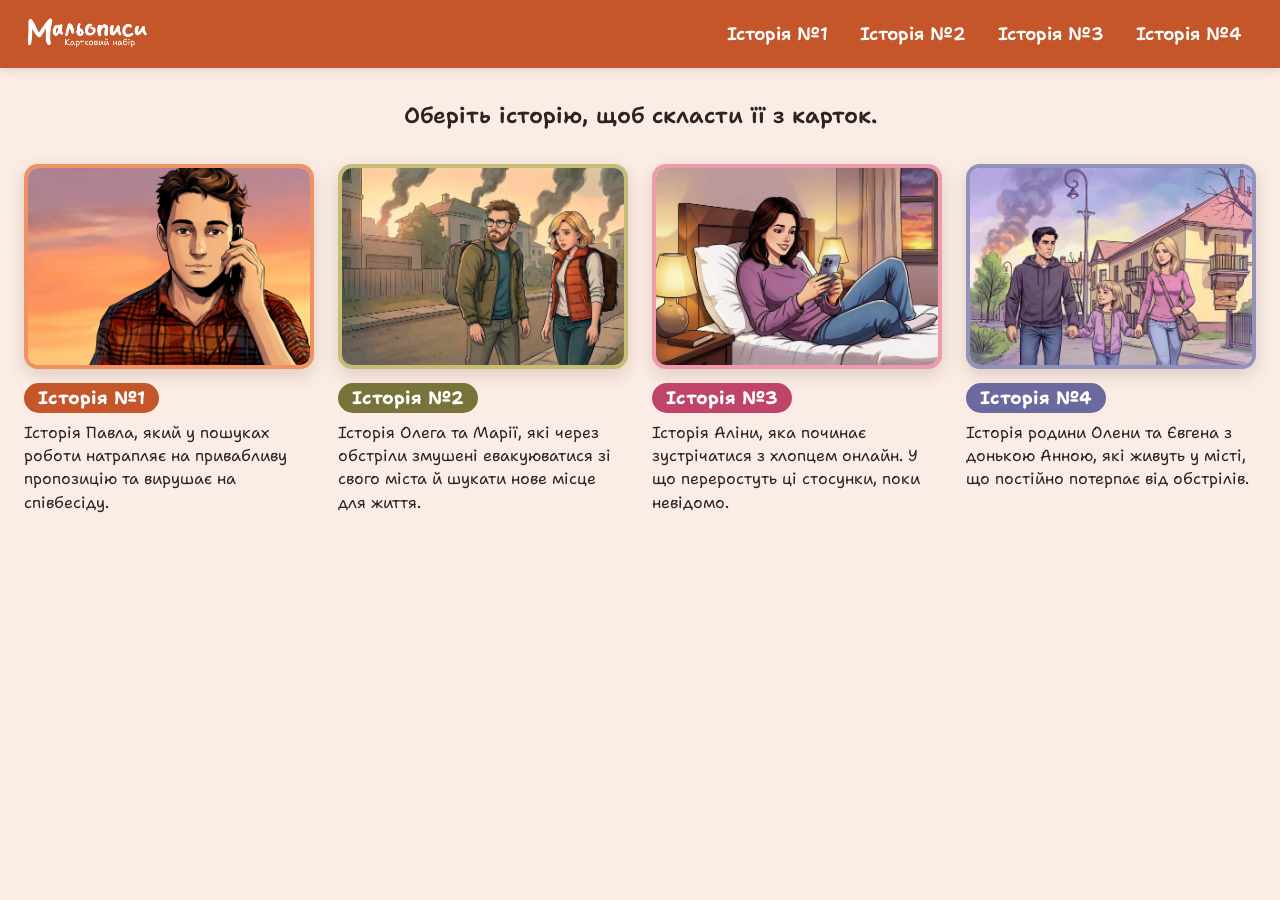
<file: index.html>
<!doctype html>
<html lang="uk">
<head>
<meta charset="utf-8">
<meta name="viewport" content="width=device-width, initial-scale=1">
<title>Мальописи — картковий набір</title>
<meta name="description" content="Мальописи — картковий набір. Складіть історію з карток.">
<link rel="icon" href="favicon.png">
<link rel="stylesheet" href="style.css">
</head>
<body data-page="home">
<header class="site-header" id="site-header"></header>
<main class="home">
  <h1 class="visually-hidden">Мальописи — картковий набір</h1>
  <p class="home__lead" id="home-lead"></p>
  <ul class="covers" id="covers"></ul>
</main>
<script src="data.js"></script>
<script src="app.js"></script>
</body>
</html>
</file>
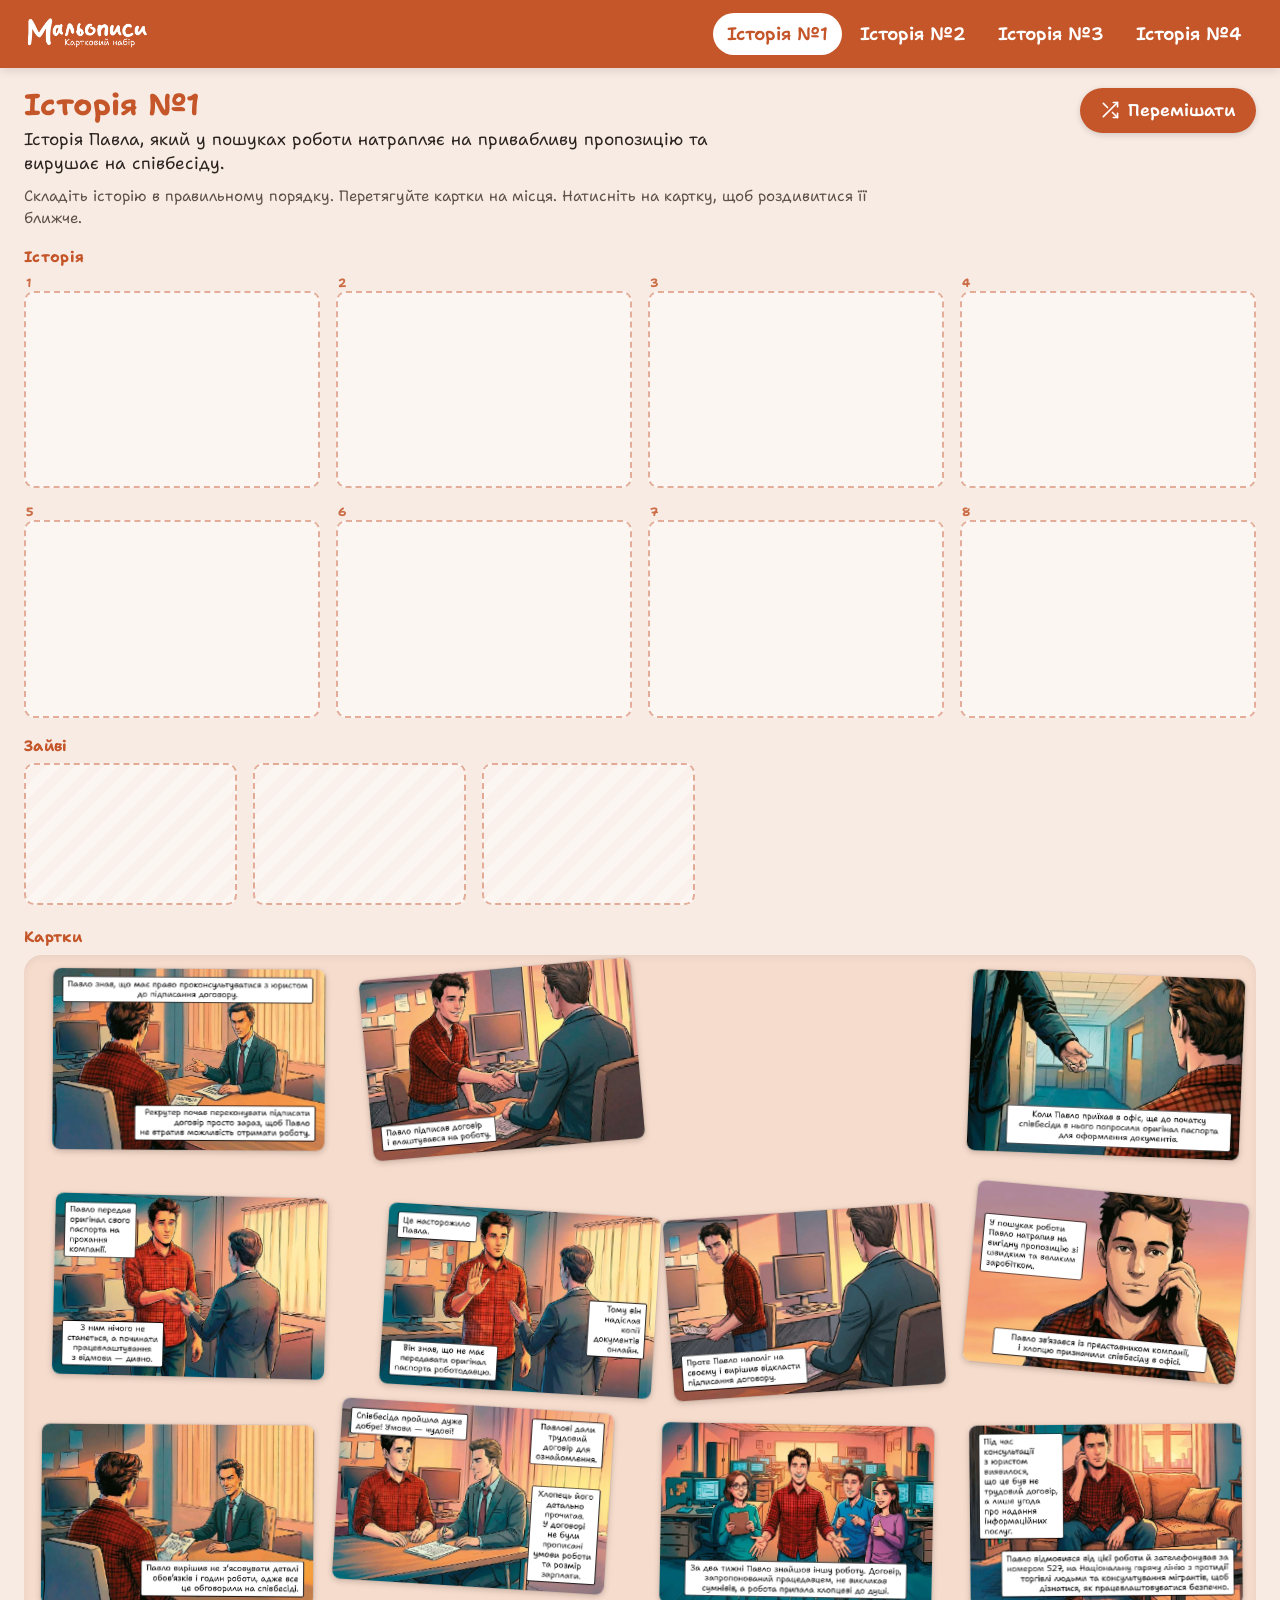
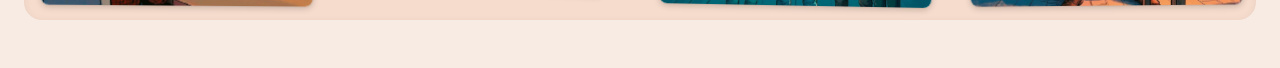
<file: istoriia-1.html>
<!doctype html>
<html lang="uk">
<head>
<meta charset="utf-8">
<meta name="viewport" content="width=device-width, initial-scale=1">
<title>Історія №1 — Мальописи</title>
<meta name="description" content="Мальописи — картковий набір. Складіть історію з карток.">
<link rel="icon" href="favicon.png">
<link rel="stylesheet" href="style.css">
</head>
<body data-page="story" data-story="1">
<header class="site-header" id="site-header"></header>
<main class="story">
  <div class="story-head">
    <div>
      <h1 id="story-title"></h1>
      <p class="story-caption" id="story-caption"></p>
    </div>
    <button class="btn" id="shuffle-btn" type="button" aria-label="Перемішати картки">
      <svg viewBox="0 0 24 24" fill="none" stroke="currentColor" stroke-width="2" stroke-linecap="round" stroke-linejoin="round" aria-hidden="true"><path d="M16 3h5v5"/><path d="M4 20 21 3"/><path d="M21 16v5h-5"/><path d="m15 15 6 6"/><path d="M4 4l5 5"/></svg>
      <span class="btn-label">Перемішати</span>
    </button>
  </div>
  <p class="instruction" id="instruction"></p>

  <div class="board" id="board">
    <div class="board-top">
      <section class="zone zone-story" aria-label="Історія">
        <h2>Історія</h2>
        <div class="slots" id="story-slots"></div>
      </section>
      <section class="zone zone-discard" aria-label="Зайві картки">
        <h2>Зайві</h2>
        <div class="slots" id="discard-slots"></div>
      </section>
    </div>
    <section class="zone zone-table" aria-label="Картки">
      <h2>Картки</h2>
      <div class="table" id="table"></div>
    </section>
    <div class="cards-layer" id="cards-layer"></div>
  </div>
</main>

<div class="tap-bar" id="tap-bar" role="status">
  <span class="tap-bar__text">Оберіть місце для картки</span>
  <span class="tap-bar__actions">
    <button type="button" data-return hidden>Повернути в «Картки»</button>
    <button type="button" data-cancel-select>Скасувати</button>
  </span>
</div>

<div class="zoom" id="zoom" role="dialog" aria-modal="true" aria-label="Картка крупно" hidden>
  <img class="zoom__img" id="zoom-img" alt="Картка крупно">
  <button class="zoom__btn zoom__close" type="button" aria-label="Закрити"><svg viewBox="0 0 24 24" fill="none" stroke="currentColor" stroke-width="2.4" stroke-linecap="round" aria-hidden="true"><path d="M6 6l12 12M18 6 6 18"/></svg></button>
  <button class="zoom__btn zoom__prev" type="button" aria-label="Попередня картка"><svg viewBox="0 0 24 24" fill="none" stroke="currentColor" stroke-width="2.6" stroke-linecap="round" stroke-linejoin="round" aria-hidden="true"><path d="m15 5-7 7 7 7"/></svg></button>
  <button class="zoom__btn zoom__next" type="button" aria-label="Наступна картка"><svg viewBox="0 0 24 24" fill="none" stroke="currentColor" stroke-width="2.6" stroke-linecap="round" stroke-linejoin="round" aria-hidden="true"><path d="m9 5 7 7-7 7"/></svg></button>
  <p class="zoom__where" id="zoom-where"></p>
</div>

<div class="dialog" id="confirm" role="dialog" aria-modal="true" aria-labelledby="confirm-title" hidden>
  <div class="dialog__box">
    <h2 id="confirm-title">Перемішати картки?</h2>
    <p>Усі картки повернуться на стіл у новому порядку. Поточна розкладка зникне.</p>
    <div class="dialog__actions">
      <button class="btn btn--ghost" type="button" data-cancel>Скасувати</button>
      <button class="btn" type="button" data-confirm>Перемішати</button>
    </div>
  </div>
</div>

<script src="data.js"></script>
<script src="app.js"></script>
</body>
</html>
</file>
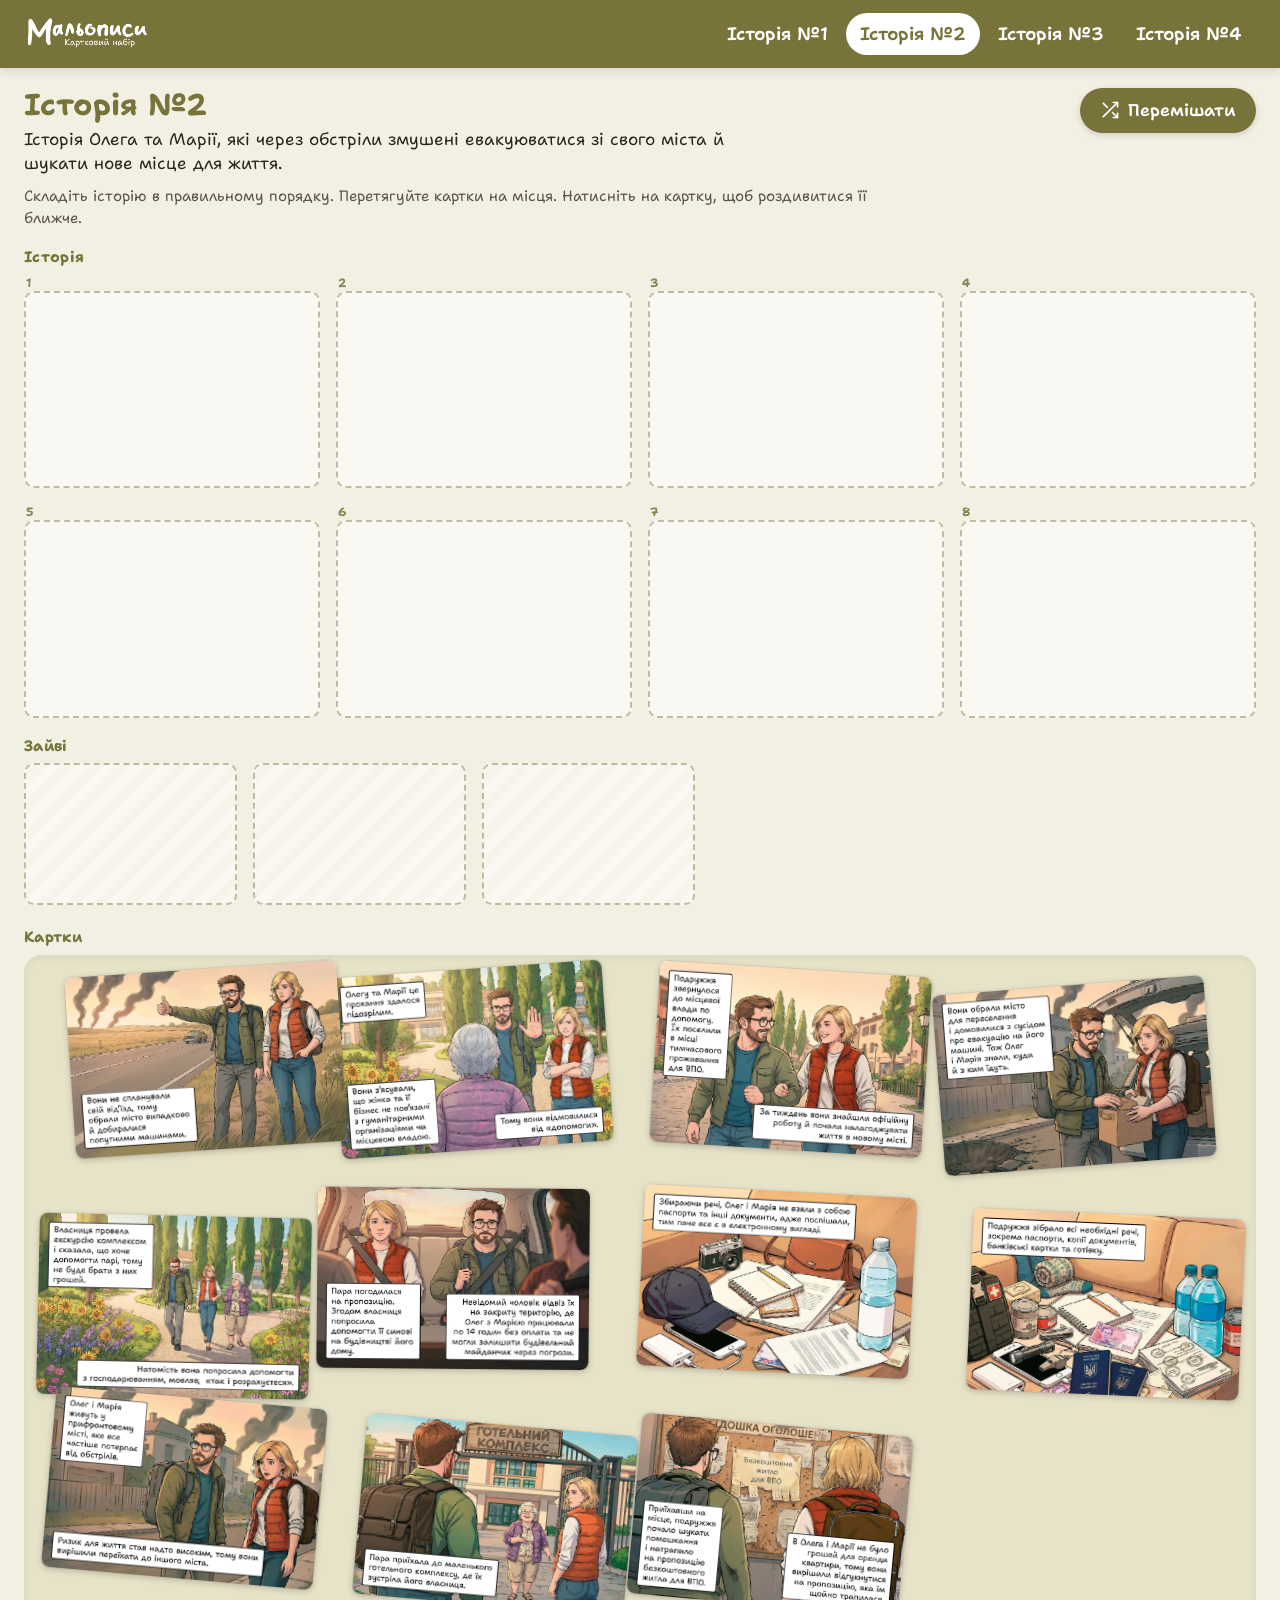
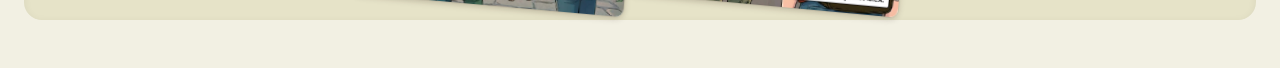
<file: istoriia-2.html>
<!doctype html>
<html lang="uk">
<head>
<meta charset="utf-8">
<meta name="viewport" content="width=device-width, initial-scale=1">
<title>Історія №2 — Мальописи</title>
<meta name="description" content="Мальописи — картковий набір. Складіть історію з карток.">
<link rel="icon" href="favicon.png">
<link rel="stylesheet" href="style.css">
</head>
<body data-page="story" data-story="2">
<header class="site-header" id="site-header"></header>
<main class="story">
  <div class="story-head">
    <div>
      <h1 id="story-title"></h1>
      <p class="story-caption" id="story-caption"></p>
    </div>
    <button class="btn" id="shuffle-btn" type="button" aria-label="Перемішати картки">
      <svg viewBox="0 0 24 24" fill="none" stroke="currentColor" stroke-width="2" stroke-linecap="round" stroke-linejoin="round" aria-hidden="true"><path d="M16 3h5v5"/><path d="M4 20 21 3"/><path d="M21 16v5h-5"/><path d="m15 15 6 6"/><path d="M4 4l5 5"/></svg>
      <span class="btn-label">Перемішати</span>
    </button>
  </div>
  <p class="instruction" id="instruction"></p>

  <div class="board" id="board">
    <div class="board-top">
      <section class="zone zone-story" aria-label="Історія">
        <h2>Історія</h2>
        <div class="slots" id="story-slots"></div>
      </section>
      <section class="zone zone-discard" aria-label="Зайві картки">
        <h2>Зайві</h2>
        <div class="slots" id="discard-slots"></div>
      </section>
    </div>
    <section class="zone zone-table" aria-label="Картки">
      <h2>Картки</h2>
      <div class="table" id="table"></div>
    </section>
    <div class="cards-layer" id="cards-layer"></div>
  </div>
</main>

<div class="tap-bar" id="tap-bar" role="status">
  <span class="tap-bar__text">Оберіть місце для картки</span>
  <span class="tap-bar__actions">
    <button type="button" data-return hidden>Повернути в «Картки»</button>
    <button type="button" data-cancel-select>Скасувати</button>
  </span>
</div>

<div class="zoom" id="zoom" role="dialog" aria-modal="true" aria-label="Картка крупно" hidden>
  <img class="zoom__img" id="zoom-img" alt="Картка крупно">
  <button class="zoom__btn zoom__close" type="button" aria-label="Закрити"><svg viewBox="0 0 24 24" fill="none" stroke="currentColor" stroke-width="2.4" stroke-linecap="round" aria-hidden="true"><path d="M6 6l12 12M18 6 6 18"/></svg></button>
  <button class="zoom__btn zoom__prev" type="button" aria-label="Попередня картка"><svg viewBox="0 0 24 24" fill="none" stroke="currentColor" stroke-width="2.6" stroke-linecap="round" stroke-linejoin="round" aria-hidden="true"><path d="m15 5-7 7 7 7"/></svg></button>
  <button class="zoom__btn zoom__next" type="button" aria-label="Наступна картка"><svg viewBox="0 0 24 24" fill="none" stroke="currentColor" stroke-width="2.6" stroke-linecap="round" stroke-linejoin="round" aria-hidden="true"><path d="m9 5 7 7-7 7"/></svg></button>
  <p class="zoom__where" id="zoom-where"></p>
</div>

<div class="dialog" id="confirm" role="dialog" aria-modal="true" aria-labelledby="confirm-title" hidden>
  <div class="dialog__box">
    <h2 id="confirm-title">Перемішати картки?</h2>
    <p>Усі картки повернуться на стіл у новому порядку. Поточна розкладка зникне.</p>
    <div class="dialog__actions">
      <button class="btn btn--ghost" type="button" data-cancel>Скасувати</button>
      <button class="btn" type="button" data-confirm>Перемішати</button>
    </div>
  </div>
</div>

<script src="data.js"></script>
<script src="app.js"></script>
</body>
</html>
</file>
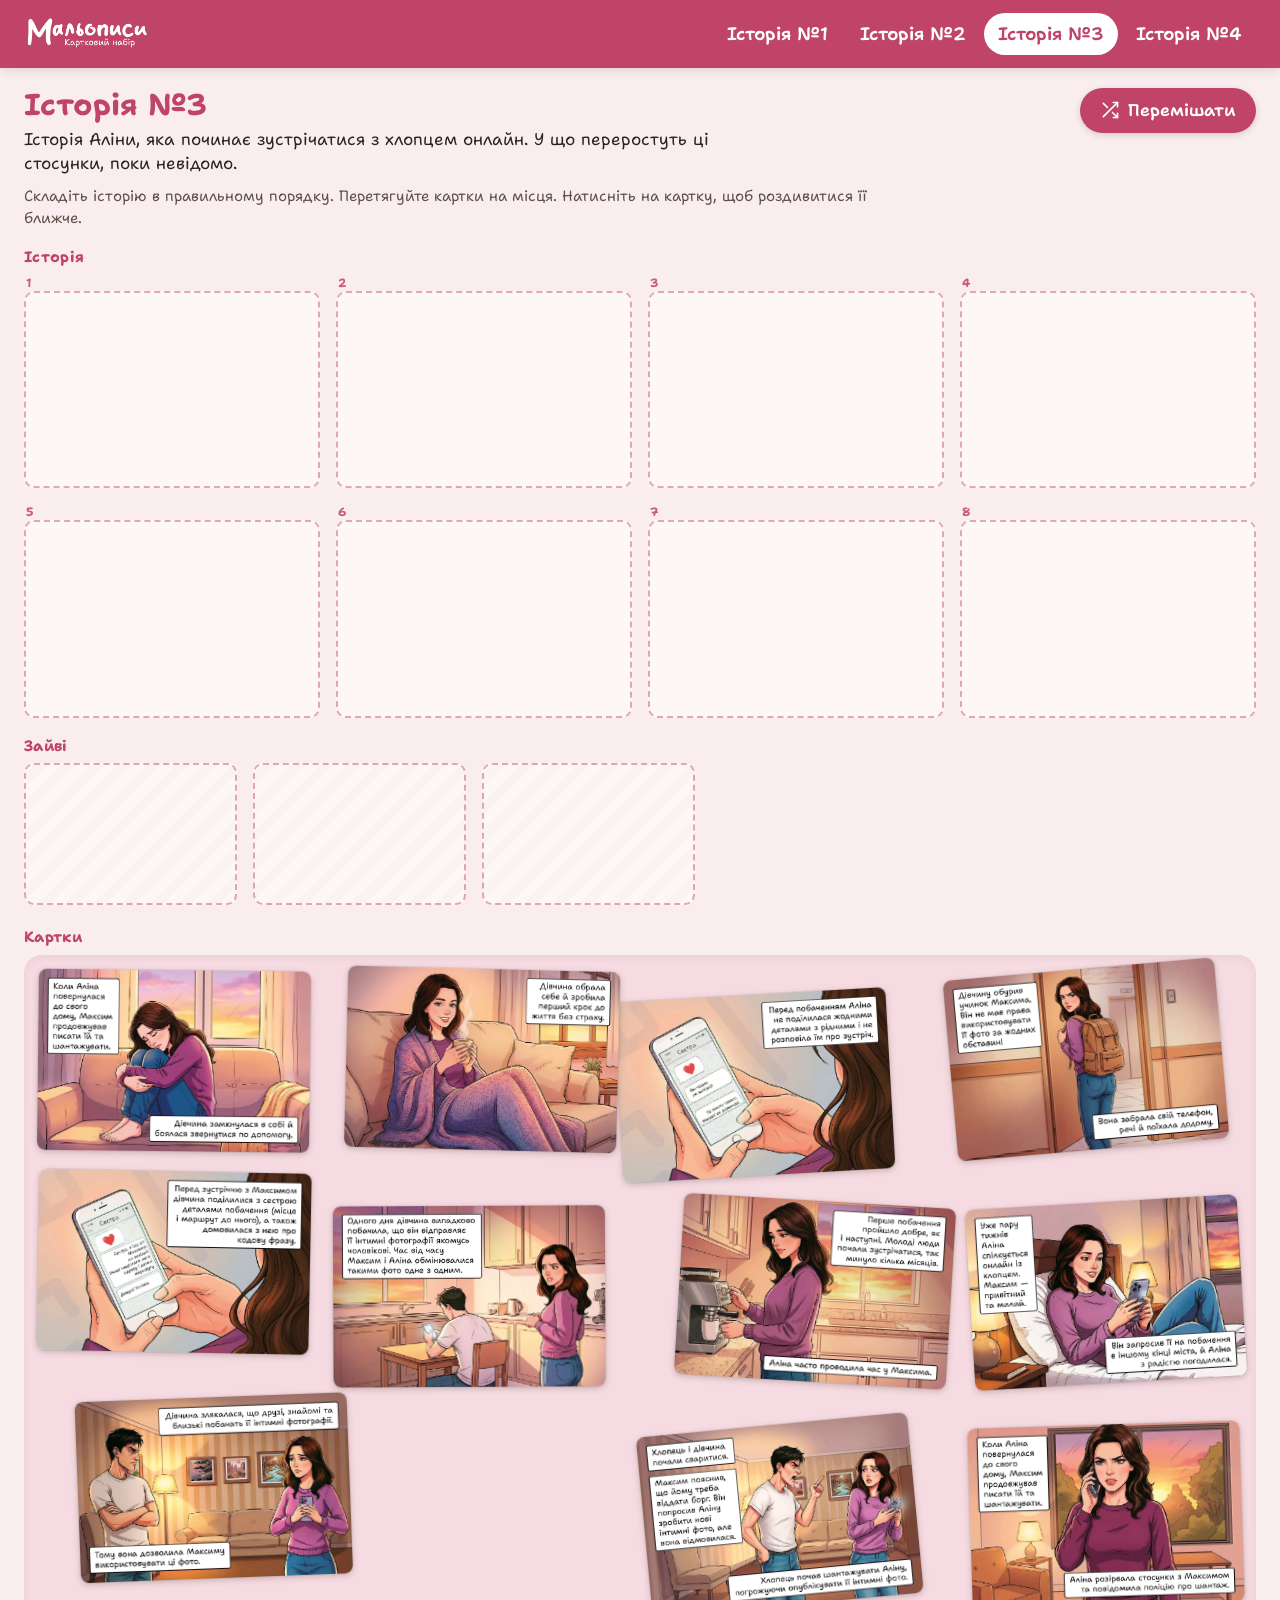
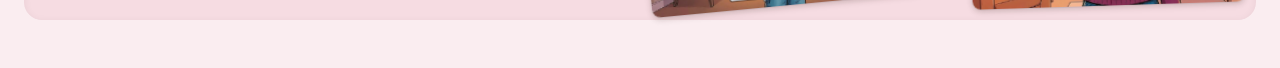
<file: istoriia-3.html>
<!doctype html>
<html lang="uk">
<head>
<meta charset="utf-8">
<meta name="viewport" content="width=device-width, initial-scale=1">
<title>Історія №3 — Мальописи</title>
<meta name="description" content="Мальописи — картковий набір. Складіть історію з карток.">
<link rel="icon" href="favicon.png">
<link rel="stylesheet" href="style.css">
</head>
<body data-page="story" data-story="3">
<header class="site-header" id="site-header"></header>
<main class="story">
  <div class="story-head">
    <div>
      <h1 id="story-title"></h1>
      <p class="story-caption" id="story-caption"></p>
    </div>
    <button class="btn" id="shuffle-btn" type="button" aria-label="Перемішати картки">
      <svg viewBox="0 0 24 24" fill="none" stroke="currentColor" stroke-width="2" stroke-linecap="round" stroke-linejoin="round" aria-hidden="true"><path d="M16 3h5v5"/><path d="M4 20 21 3"/><path d="M21 16v5h-5"/><path d="m15 15 6 6"/><path d="M4 4l5 5"/></svg>
      <span class="btn-label">Перемішати</span>
    </button>
  </div>
  <p class="instruction" id="instruction"></p>

  <div class="board" id="board">
    <div class="board-top">
      <section class="zone zone-story" aria-label="Історія">
        <h2>Історія</h2>
        <div class="slots" id="story-slots"></div>
      </section>
      <section class="zone zone-discard" aria-label="Зайві картки">
        <h2>Зайві</h2>
        <div class="slots" id="discard-slots"></div>
      </section>
    </div>
    <section class="zone zone-table" aria-label="Картки">
      <h2>Картки</h2>
      <div class="table" id="table"></div>
    </section>
    <div class="cards-layer" id="cards-layer"></div>
  </div>
</main>

<div class="tap-bar" id="tap-bar" role="status">
  <span class="tap-bar__text">Оберіть місце для картки</span>
  <span class="tap-bar__actions">
    <button type="button" data-return hidden>Повернути в «Картки»</button>
    <button type="button" data-cancel-select>Скасувати</button>
  </span>
</div>

<div class="zoom" id="zoom" role="dialog" aria-modal="true" aria-label="Картка крупно" hidden>
  <img class="zoom__img" id="zoom-img" alt="Картка крупно">
  <button class="zoom__btn zoom__close" type="button" aria-label="Закрити"><svg viewBox="0 0 24 24" fill="none" stroke="currentColor" stroke-width="2.4" stroke-linecap="round" aria-hidden="true"><path d="M6 6l12 12M18 6 6 18"/></svg></button>
  <button class="zoom__btn zoom__prev" type="button" aria-label="Попередня картка"><svg viewBox="0 0 24 24" fill="none" stroke="currentColor" stroke-width="2.6" stroke-linecap="round" stroke-linejoin="round" aria-hidden="true"><path d="m15 5-7 7 7 7"/></svg></button>
  <button class="zoom__btn zoom__next" type="button" aria-label="Наступна картка"><svg viewBox="0 0 24 24" fill="none" stroke="currentColor" stroke-width="2.6" stroke-linecap="round" stroke-linejoin="round" aria-hidden="true"><path d="m9 5 7 7-7 7"/></svg></button>
  <p class="zoom__where" id="zoom-where"></p>
</div>

<div class="dialog" id="confirm" role="dialog" aria-modal="true" aria-labelledby="confirm-title" hidden>
  <div class="dialog__box">
    <h2 id="confirm-title">Перемішати картки?</h2>
    <p>Усі картки повернуться на стіл у новому порядку. Поточна розкладка зникне.</p>
    <div class="dialog__actions">
      <button class="btn btn--ghost" type="button" data-cancel>Скасувати</button>
      <button class="btn" type="button" data-confirm>Перемішати</button>
    </div>
  </div>
</div>

<script src="data.js"></script>
<script src="app.js"></script>
</body>
</html>
</file>
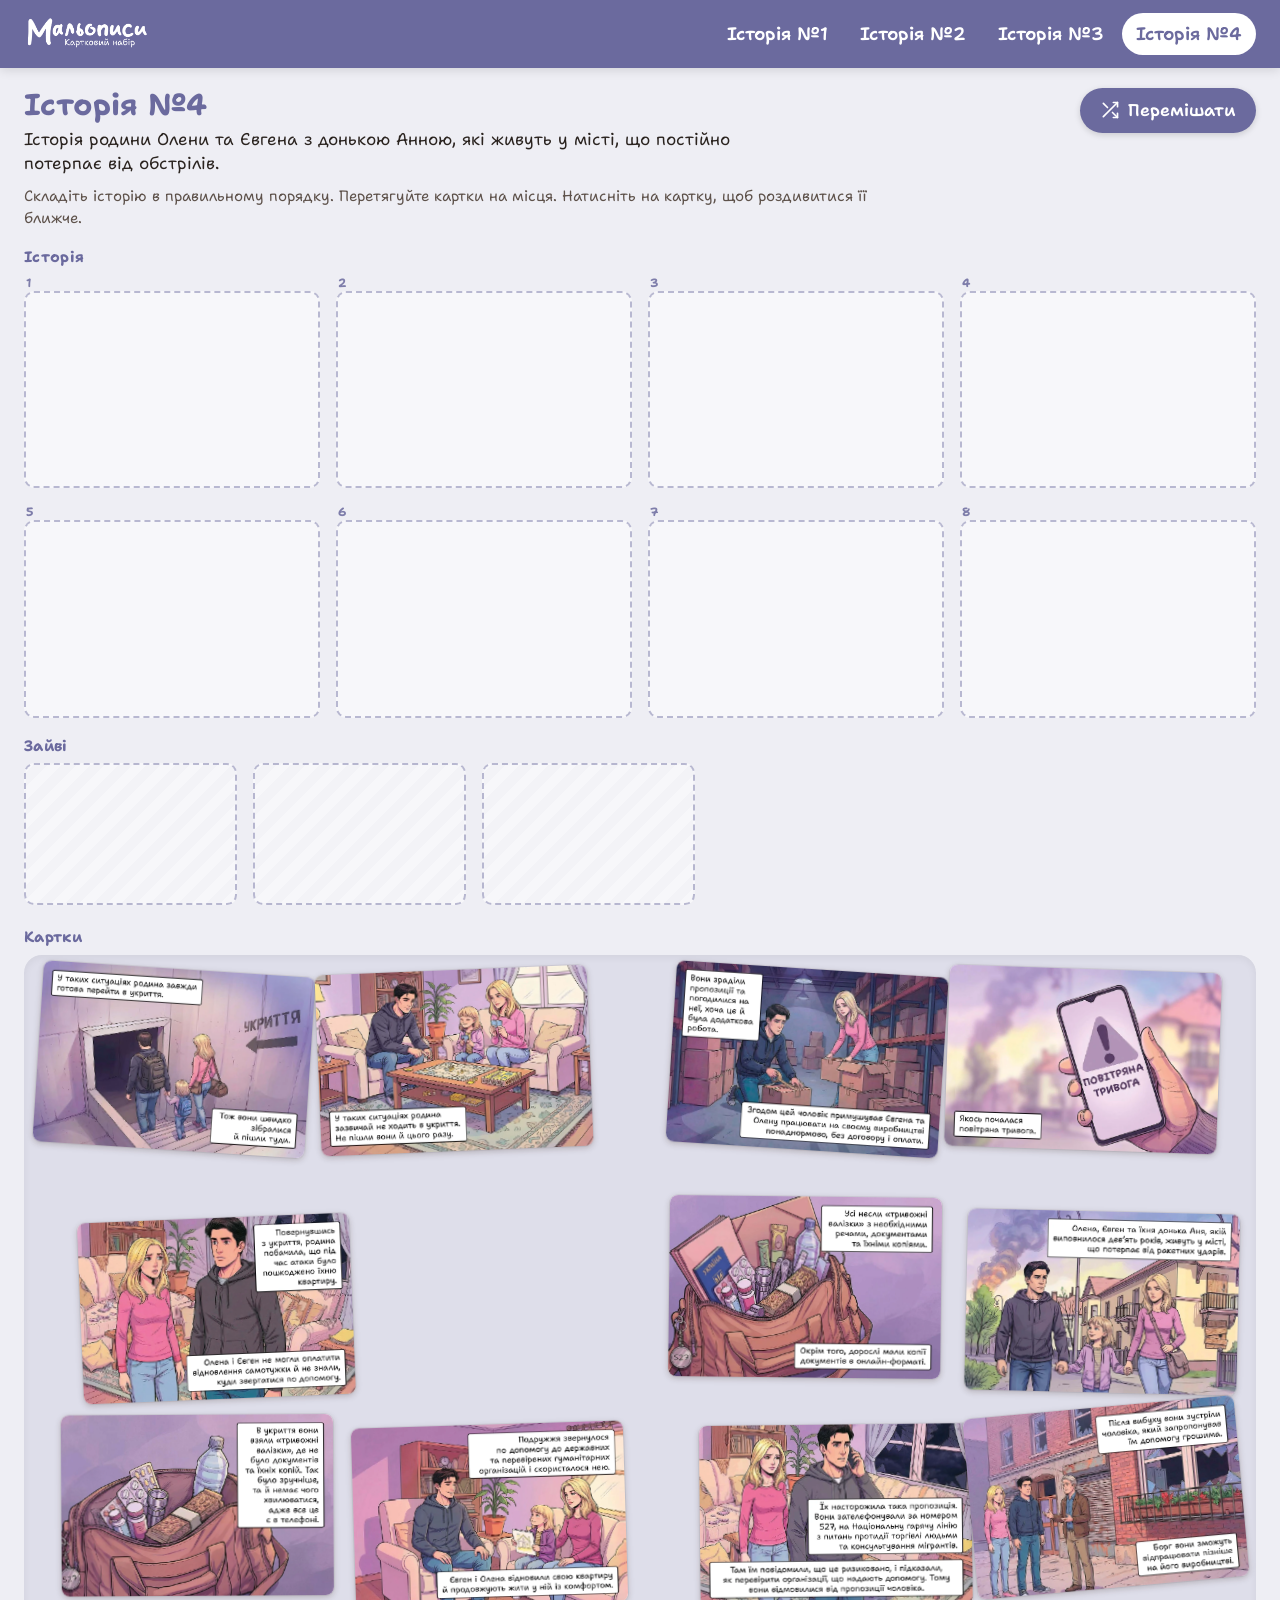
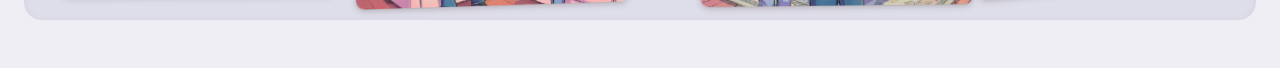
<file: istoriia-4.html>
<!doctype html>
<html lang="uk">
<head>
<meta charset="utf-8">
<meta name="viewport" content="width=device-width, initial-scale=1">
<title>Історія №4 — Мальописи</title>
<meta name="description" content="Мальописи — картковий набір. Складіть історію з карток.">
<link rel="icon" href="favicon.png">
<link rel="stylesheet" href="style.css">
</head>
<body data-page="story" data-story="4">
<header class="site-header" id="site-header"></header>
<main class="story">
  <div class="story-head">
    <div>
      <h1 id="story-title"></h1>
      <p class="story-caption" id="story-caption"></p>
    </div>
    <button class="btn" id="shuffle-btn" type="button" aria-label="Перемішати картки">
      <svg viewBox="0 0 24 24" fill="none" stroke="currentColor" stroke-width="2" stroke-linecap="round" stroke-linejoin="round" aria-hidden="true"><path d="M16 3h5v5"/><path d="M4 20 21 3"/><path d="M21 16v5h-5"/><path d="m15 15 6 6"/><path d="M4 4l5 5"/></svg>
      <span class="btn-label">Перемішати</span>
    </button>
  </div>
  <p class="instruction" id="instruction"></p>

  <div class="board" id="board">
    <div class="board-top">
      <section class="zone zone-story" aria-label="Історія">
        <h2>Історія</h2>
        <div class="slots" id="story-slots"></div>
      </section>
      <section class="zone zone-discard" aria-label="Зайві картки">
        <h2>Зайві</h2>
        <div class="slots" id="discard-slots"></div>
      </section>
    </div>
    <section class="zone zone-table" aria-label="Картки">
      <h2>Картки</h2>
      <div class="table" id="table"></div>
    </section>
    <div class="cards-layer" id="cards-layer"></div>
  </div>
</main>

<div class="tap-bar" id="tap-bar" role="status">
  <span class="tap-bar__text">Оберіть місце для картки</span>
  <span class="tap-bar__actions">
    <button type="button" data-return hidden>Повернути в «Картки»</button>
    <button type="button" data-cancel-select>Скасувати</button>
  </span>
</div>

<div class="zoom" id="zoom" role="dialog" aria-modal="true" aria-label="Картка крупно" hidden>
  <img class="zoom__img" id="zoom-img" alt="Картка крупно">
  <button class="zoom__btn zoom__close" type="button" aria-label="Закрити"><svg viewBox="0 0 24 24" fill="none" stroke="currentColor" stroke-width="2.4" stroke-linecap="round" aria-hidden="true"><path d="M6 6l12 12M18 6 6 18"/></svg></button>
  <button class="zoom__btn zoom__prev" type="button" aria-label="Попередня картка"><svg viewBox="0 0 24 24" fill="none" stroke="currentColor" stroke-width="2.6" stroke-linecap="round" stroke-linejoin="round" aria-hidden="true"><path d="m15 5-7 7 7 7"/></svg></button>
  <button class="zoom__btn zoom__next" type="button" aria-label="Наступна картка"><svg viewBox="0 0 24 24" fill="none" stroke="currentColor" stroke-width="2.6" stroke-linecap="round" stroke-linejoin="round" aria-hidden="true"><path d="m9 5 7 7-7 7"/></svg></button>
  <p class="zoom__where" id="zoom-where"></p>
</div>

<div class="dialog" id="confirm" role="dialog" aria-modal="true" aria-labelledby="confirm-title" hidden>
  <div class="dialog__box">
    <h2 id="confirm-title">Перемішати картки?</h2>
    <p>Усі картки повернуться на стіл у новому порядку. Поточна розкладка зникне.</p>
    <div class="dialog__actions">
      <button class="btn btn--ghost" type="button" data-cancel>Скасувати</button>
      <button class="btn" type="button" data-confirm>Перемішати</button>
    </div>
  </div>
</div>

<script src="data.js"></script>
<script src="app.js"></script>
</body>
</html>
</file>
<file: style.css>
/* ---------- Шрифт (локально, працює без інтернету) ---------- */
@font-face { font-family: "Shantell Sans"; font-style: normal; font-weight: 400; font-display: swap;
  src: url("shantell-sans-cyrillic-400-normal.woff2") format("woff2");
  unicode-range: U+0301, U+0400-045F, U+0490-0491, U+04B0-04B1, U+2116; }
@font-face { font-family: "Shantell Sans"; font-style: normal; font-weight: 600; font-display: swap;
  src: url("shantell-sans-cyrillic-600-normal.woff2") format("woff2");
  unicode-range: U+0301, U+0400-045F, U+0490-0491, U+04B0-04B1, U+2116; }
@font-face { font-family: "Shantell Sans"; font-style: normal; font-weight: 700; font-display: swap;
  src: url("shantell-sans-cyrillic-700-normal.woff2") format("woff2");
  unicode-range: U+0301, U+0400-045F, U+0490-0491, U+04B0-04B1, U+2116; }
@font-face { font-family: "Shantell Sans"; font-style: normal; font-weight: 400; font-display: swap;
  src: url("shantell-sans-latin-400-normal.woff2") format("woff2");
  unicode-range: U+0000-00FF, U+0131, U+0152-0153, U+02BB-02BC, U+02C6, U+02DA, U+02DC, U+2000-206F, U+20AC, U+2122, U+2191, U+2193, U+2212, U+2215, U+FEFF, U+FFFD; }
@font-face { font-family: "Shantell Sans"; font-style: normal; font-weight: 600; font-display: swap;
  src: url("shantell-sans-latin-600-normal.woff2") format("woff2");
  unicode-range: U+0000-00FF, U+0131, U+0152-0153, U+02BB-02BC, U+02C6, U+02DA, U+02DC, U+2000-206F, U+20AC, U+2122, U+2191, U+2193, U+2212, U+2215, U+FEFF, U+FFFD; }
@font-face { font-family: "Shantell Sans"; font-style: normal; font-weight: 700; font-display: swap;
  src: url("shantell-sans-latin-700-normal.woff2") format("woff2");
  unicode-range: U+0000-00FF, U+0131, U+0152-0153, U+02BB-02BC, U+02C6, U+02DA, U+02DC, U+2000-206F, U+20AC, U+2122, U+2191, U+2193, U+2212, U+2215, U+FEFF, U+FFFD; }

/* ---------- Кольори ---------- */
:root {
  --base: #f29066;      /* основний колір титулки */
  --header: #c4562a;    /* темніший варіант для хедера (контраст з білим) */
  --tint: #fbede6;      /* фон сторінки */
  --tint2: #f6dccf;     /* фон «столу» */
  --ink: #2b2420;
  --ink-soft: #5e524b;
  --paper: #fffdfb;
  --radius: 10px;
  --header-h: 68px;
}

* { box-sizing: border-box; }
html { -webkit-text-size-adjust: 100%; }
body {
  margin: 0;
  font-family: "Shantell Sans", "Segoe UI", Roboto, Arial, sans-serif;
  color: var(--ink);
  background: var(--tint);
  line-height: 1.45;
  min-height: 100vh;
}
img { display: block; max-width: 100%; }
a { color: inherit; }
.visually-hidden { position: absolute !important; width: 1px; height: 1px; overflow: hidden; clip: rect(0 0 0 0); white-space: nowrap; }
:focus-visible { outline: 3px solid var(--header); outline-offset: 3px; }

/* ---------- Хедер ---------- */
.site-header {
  position: sticky; top: 0; z-index: 50;
  background: var(--header);
  color: #fff;
  box-shadow: 0 2px 10px rgba(0,0,0,.12);
}
.site-header__inner {
  max-width: 1640px; margin: 0 auto;
  height: var(--header-h);
  padding: 0 24px;
  display: flex; align-items: center; justify-content: space-between; gap: 16px;
}
.site-logo { display: block; flex: none; }
.site-logo img { height: 44px; width: auto; }
.site-nav { display: flex; gap: 4px; }
.site-nav a {
  text-decoration: none;
  font-weight: 600; font-size: 18px;
  padding: 8px 14px; border-radius: 999px;
  white-space: nowrap;
  transition: background .15s;
}
.site-nav a:hover { background: rgba(255,255,255,.16); }
.site-nav a[aria-current="page"] { background: #fff; color: var(--header); }
.site-nav a:focus-visible { outline-color: #fff; }

/* ---------- Титулка ---------- */
.home { max-width: 1640px; margin: 0 auto; padding: 32px 24px 56px; }
.home__lead { font-size: 22px; font-weight: 600; text-align: center; margin: 0 0 32px; }
.covers {
  list-style: none; margin: 0; padding: 0;
  display: grid; grid-template-columns: repeat(4, minmax(0, 1fr)); gap: 32px 24px;
}
.cover a { display: block; text-decoration: none; }
.cover__img {
  aspect-ratio: 1240 / 877;
  border-radius: 14px; overflow: hidden;
  border: 4px solid var(--c, var(--base));
  box-shadow: 0 6px 18px rgba(60,30,10,.16);
  transition: transform .2s, box-shadow .2s;
  background: #fff;
}
.cover__img img { width: 100%; height: 100%; object-fit: cover; }
.cover a:hover .cover__img, .cover a:focus-visible .cover__img { transform: translateY(-4px); box-shadow: 0 12px 26px rgba(60,30,10,.22); }
.cover a:focus-visible { outline: none; }
.cover a:focus-visible .cover__img { outline: 3px solid var(--header); outline-offset: 4px; }
.cover__name {
  display: inline-block; margin: 14px 0 4px;
  font-weight: 700; font-size: 18px;
  color: #fff; background: var(--h, var(--header));
  padding: 2px 14px; border-radius: 999px;
}
.cover__caption { margin: 4px 0 0; font-size: 16px; color: var(--ink); }

/* ---------- Сторінка історії ---------- */
.story { max-width: 1640px; margin: 0 auto; padding: 20px 24px 48px; }
.story-head { display: flex; align-items: flex-start; justify-content: space-between; gap: 24px; }
.story-head h1 { margin: 0; font-size: 30px; line-height: 1.15; color: var(--header); }
.story-caption { margin: 4px 0 0; font-size: 17px; max-width: 760px; }
.instruction { margin: 10px 0 18px; font-size: 15px; color: var(--ink-soft); max-width: 900px; }
.instruction .for-tap { display: none; }

.btn {
  display: inline-flex; align-items: center; gap: 8px;
  font: inherit; font-weight: 600; font-size: 17px;
  border: 0; border-radius: 999px; cursor: pointer;
  padding: 10px 20px;
  background: var(--header); color: #fff;
  box-shadow: 0 2px 6px rgba(0,0,0,.15);
  transition: filter .15s, transform .1s;
  flex: none;
}
.btn:hover { filter: brightness(1.08); }
.btn:active { transform: translateY(1px); }
.btn svg { width: 20px; height: 20px; }
.btn--ghost { background: transparent; color: var(--ink); box-shadow: inset 0 0 0 2px rgba(0,0,0,.18); }

/* Ігрове поле */
.board {
  position: relative;
  display: flex; flex-direction: column;
  gap: 22px;
}
.board-top { display: flex; justify-content: center; align-items: flex-start; gap: var(--zone-gap, 32px); }
.zone h2 {
  margin: 0 0 6px; font-size: 15px; font-weight: 700;
  color: var(--header);
  letter-spacing: .02em;
}

.slots { display: grid; gap: var(--gap, 14px); }
.zone-story .slots { grid-template-columns: repeat(var(--story-cols, 4), var(--sw)); }
.zone-discard .slots { grid-template-columns: repeat(var(--discard-cols, 1), var(--dw)); }

.slot-num {
  display: block; height: 16px; line-height: 16px;
  font-size: 12px; font-weight: 700; color: var(--header); opacity: .85;
  padding-left: 2px;
}
.slot-box {
  border-radius: var(--radius);
  border: 2px dashed color-mix(in srgb, var(--header) 45%, transparent);
  background: rgba(255,255,255,.55);
  transition: background .15s, border-color .15s, box-shadow .15s;
}
.zone-story .slot-box { width: var(--sw); height: var(--sh); }
.zone-discard .slot-box { width: var(--dw); height: var(--dh); }
.zone-discard .slot-box { background: repeating-linear-gradient(-45deg, rgba(255,255,255,.55) 0 10px, rgba(255,255,255,.3) 10px 20px); }
.slot-box.is-target { background: rgba(255,255,255,.95); border-style: solid; border-color: var(--header); box-shadow: 0 0 0 4px color-mix(in srgb, var(--header) 20%, transparent); }
body.has-selection .slot-box.is-free { border-color: var(--header); background: rgba(255,255,255,.85); }

.table {
  position: relative;
  height: var(--table-h, 320px);
  border-radius: 18px;
  background: var(--tint2);
  box-shadow: inset 0 2px 8px rgba(0,0,0,.06);
  transition: height .3s;
}
.table.is-target { box-shadow: inset 0 0 0 3px var(--header); }
.table-empty {
  position: absolute; inset: 0; display: grid; place-items: center;
  font-size: 15px; color: var(--ink-soft); opacity: 0; pointer-events: none; transition: opacity .3s;
}
.table.is-empty .table-empty { opacity: 1; }

/* Картки */
.cards-layer { position: absolute; inset: 0; pointer-events: none; }
.card {
  position: absolute; left: 0; top: 0;
  width: 200px; height: 133px;
  padding: 0; border: 0; margin: 0;
  background: #fff;
  border-radius: 8px;
  box-shadow: 0 2px 6px rgba(40,20,10,.22), 0 0 0 1px rgba(0,0,0,.06);
  pointer-events: auto;
  cursor: grab;
  touch-action: none;
  user-select: none; -webkit-user-select: none; -webkit-touch-callout: none;
  transform-origin: 50% 50%;
  transition: transform .4s cubic-bezier(.2,.8,.2,1), width .35s, height .35s, box-shadow .2s;
  will-change: transform;
}
.card img { width: 100%; height: 100%; object-fit: cover; border-radius: 8px; pointer-events: none; -webkit-user-drag: none; }
.card:hover { box-shadow: 0 6px 16px rgba(40,20,10,.28), 0 0 0 1px rgba(0,0,0,.06); }
.card.is-dragging { cursor: grabbing; transition: width .2s, height .2s, box-shadow .2s; box-shadow: 0 16px 34px rgba(40,20,10,.35); }
.card.is-selected { box-shadow: 0 0 0 3px #fff, 0 0 0 6px var(--header), 0 8px 18px rgba(40,20,10,.3); }
.no-anim .card, .no-anim .table { transition: none !important; }

.card-zoom {
  position: absolute; right: 4px; bottom: 4px;
  width: 34px; height: 34px; border-radius: 50%;
  border: 0; padding: 0; cursor: pointer;
  background: rgba(255,255,255,.92); color: var(--ink);
  box-shadow: 0 1px 4px rgba(0,0,0,.3);
  display: none; place-items: center;
}
.card-zoom svg { width: 18px; height: 18px; }

/* Підказка вибору (телефон) */
.tap-bar {
  position: fixed; left: 12px; right: 12px; bottom: 12px; z-index: 60;
  display: flex; align-items: center; justify-content: space-between; gap: 12px;
  background: var(--ink); color: #fff;
  padding: 10px 10px 10px 16px; border-radius: 14px;
  box-shadow: 0 8px 24px rgba(0,0,0,.3);
  font-size: 15px; font-weight: 600;
  transform: translateY(140%); transition: transform .25s;
}
.tap-bar { visibility: hidden; }
.tap-bar.is-on { transform: none; visibility: visible; }
.board.is-stacked .board-top { flex-direction: column; align-items: stretch; gap: 18px; }
.tap-bar__actions { display: flex; gap: 6px; flex: none; }
.tap-bar button[hidden] { display: none; }
.tap-bar button { font: inherit; font-size: 14px; border: 0; border-radius: 999px; padding: 8px 14px; background: rgba(255,255,255,.18); color: #fff; cursor: pointer; }

/* ---------- Збільшення картки ---------- */
.zoom {
  position: fixed; inset: 0; z-index: 100;
  display: grid; place-items: center;
  background: rgba(25,18,14,.82);
  opacity: 0; transition: opacity .22s;
}
.zoom[hidden] { display: none; }
.zoom.is-open { opacity: 1; }
.zoom__img {
  max-width: 92vw; max-height: 84vh;
  width: auto; height: auto;
  border-radius: 14px;
  box-shadow: 0 20px 60px rgba(0,0,0,.5);
  background: #fff;
  transform-origin: 0 0;
  transition: transform .3s cubic-bezier(.2,.8,.2,1);
  user-select: none; -webkit-user-select: none; -webkit-touch-callout: none;
}
.zoom__btn {
  position: absolute;
  width: 52px; height: 52px; border-radius: 50%;
  border: 0; cursor: pointer;
  background: rgba(255,255,255,.14); color: #fff;
  display: grid; place-items: center;
  transition: background .15s;
}
.zoom__btn:hover { background: rgba(255,255,255,.28); }
.zoom__btn svg { width: 26px; height: 26px; }
.zoom__close { top: 16px; right: 16px; }
.zoom__prev { left: 16px; top: 50%; margin-top: -26px; }
.zoom__next { right: 16px; top: 50%; margin-top: -26px; }
.zoom__where {
  position: absolute; left: 0; right: 0; bottom: 18px;
  text-align: center; color: #fff; font-size: 15px; font-weight: 600; opacity: .85;
}

/* ---------- Діалог підтвердження ---------- */
.dialog {
  position: fixed; inset: 0; z-index: 120;
  display: grid; place-items: center; padding: 16px;
  background: rgba(25,18,14,.55);
}
.dialog[hidden] { display: none; }
.dialog__box {
  background: var(--paper); border-radius: 18px;
  padding: 24px; max-width: 420px; width: 100%;
  box-shadow: 0 20px 50px rgba(0,0,0,.3);
}
.dialog__box h2 { margin: 0 0 6px; font-size: 22px; }
.dialog__box p { margin: 0 0 20px; color: var(--ink-soft); }
.dialog__actions { display: flex; gap: 10px; justify-content: flex-end; flex-wrap: wrap; }

/* ---------- Планшет ---------- */
@media (max-width: 1099px) {
  .covers { grid-template-columns: repeat(2, minmax(0, 1fr)); gap: 32px; }
}
@media (max-width: 1023px) {
  .story-head h1 { font-size: 26px; }
}

/* ---------- Телефон (режим тапання) ---------- */
@media (max-width: 767px) {
  :root { --header-h: 56px; }
  .site-header__inner { padding: 0 12px; }
  .site-logo img { height: 34px; }
  .site-nav a { font-size: 16px; padding: 6px 9px; }
  .site-nav .long { display: none; }

  .home { padding: 24px 16px 48px; }
  .home__lead { font-size: 18px; margin-bottom: 20px; }
  .covers { grid-template-columns: 1fr; gap: 28px; }
  .cover__caption { font-size: 16px; }

  .story { padding: 14px 16px 96px; }
  .story-head { gap: 12px; }
  .story-head h1 { font-size: 24px; }
  .story-caption { font-size: 15px; }
  .btn { font-size: 15px; padding: 9px 14px; }
  .btn .btn-label { display: none; }
  .instruction { font-size: 14px; margin: 8px 0 14px; }
  .instruction .for-drag { display: none; }
  .instruction .for-tap { display: inline; }

  .board { gap: 18px; }
  .board-top { flex-direction: column; align-items: stretch; gap: 18px; }
  .card { cursor: pointer; touch-action: manipulation; }
  .card:hover { box-shadow: 0 2px 6px rgba(40,20,10,.22), 0 0 0 1px rgba(0,0,0,.06); }
  .card.is-selected { box-shadow: 0 0 0 3px #fff, 0 0 0 6px var(--header), 0 8px 18px rgba(40,20,10,.3); }
  .card-zoom { display: grid; width: 30px; height: 30px; right: 3px; bottom: 3px; }
  .zoom__prev, .zoom__next { top: auto; bottom: 56px; margin-top: 0; }
  .zoom__img { max-width: 96vw; max-height: 70vh; border-radius: 10px; }
}

@media (prefers-reduced-motion: reduce) {
  .card, .zoom, .zoom__img, .table, .cover__img { transition: none !important; }
}
</file>
